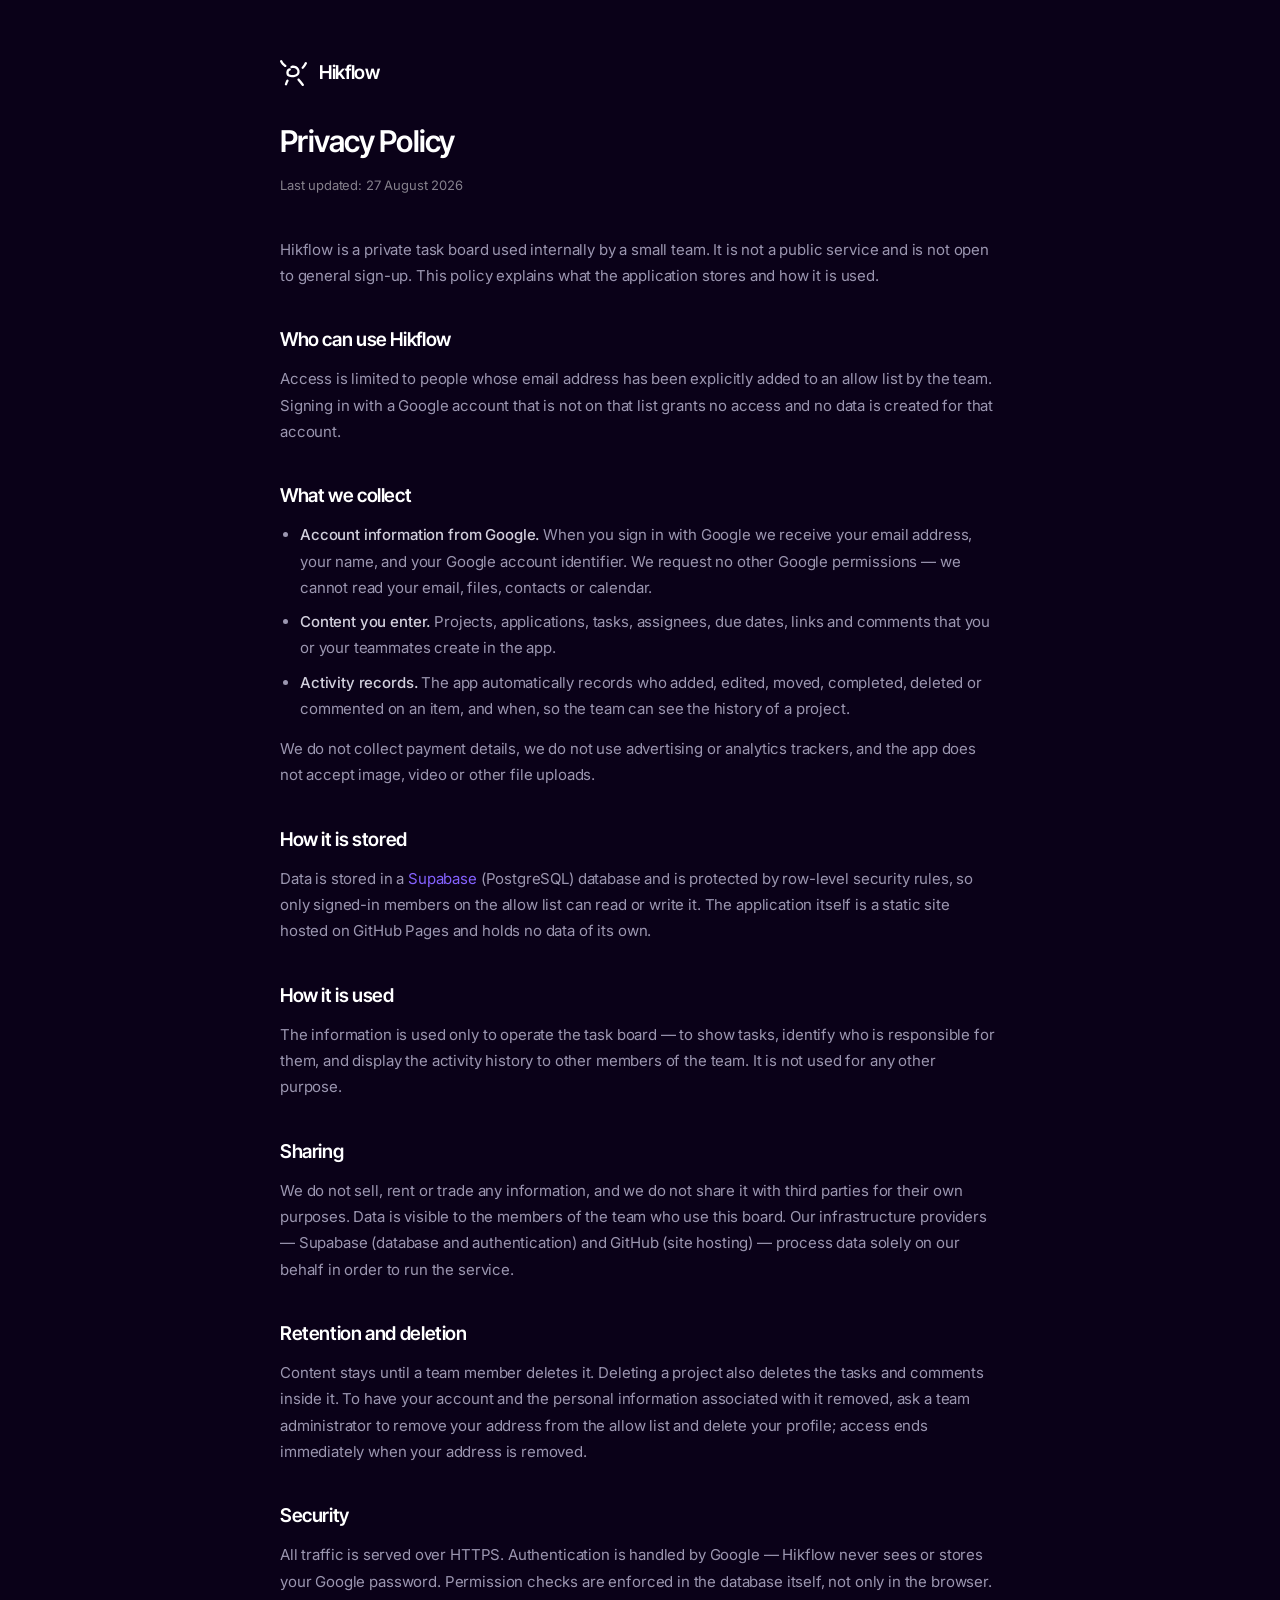
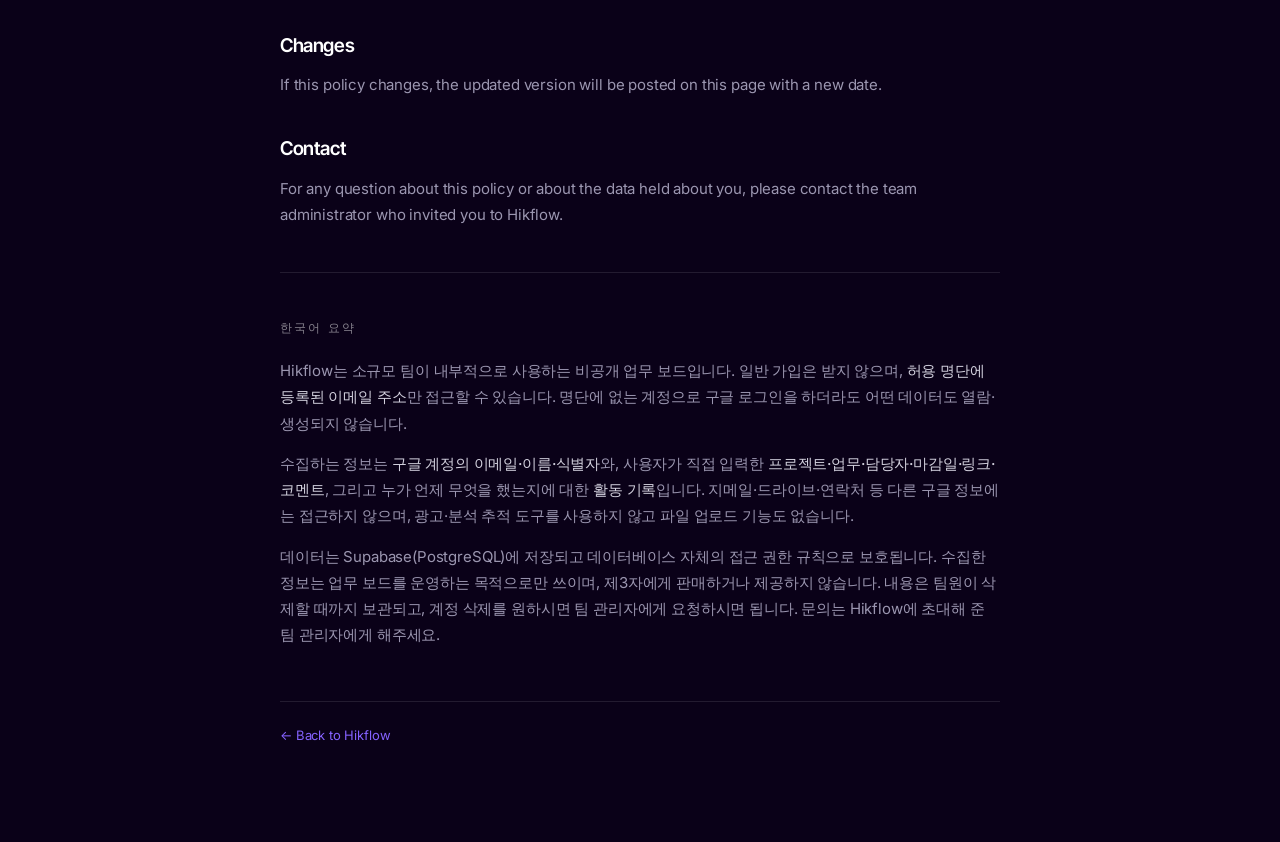
<file: privacy.html>
<!DOCTYPE html>
<html lang="en">
<head>
<meta charset="UTF-8">
<meta name="viewport" content="width=device-width, initial-scale=1.0">
<title>Privacy Policy — Hikflow</title>
<link rel="icon" href="icon-192.png" sizes="192x192" type="image/png">
<meta name="theme-color" content="#0a0118">
<link rel="preconnect" href="https://fonts.googleapis.com">
<link rel="preconnect" href="https://fonts.gstatic.com" crossorigin>
<link href="https://fonts.googleapis.com/css2?family=Inter:wght@400..700&family=Inter+Tight:wght@400;500;600&display=swap" rel="stylesheet">
<style>
  :root { color-scheme:dark; }
  * { box-sizing:border-box; margin:0; padding:0; }
  body {
    background:#0a0118; color:#9b96b0;
    font-family:'Inter', ui-sans-serif, system-ui, sans-serif;
    font-size:15px; line-height:1.75; letter-spacing:-.01em;
    padding:56px 24px 96px;
  }
  .wrap { max-width:720px; margin:0 auto; }
  .head { display:flex; align-items:center; gap:12px; margin-bottom:8px; }
  .head img { height:26px; width:auto; }
  .head span { font-family:'Inter Tight',sans-serif; font-weight:600; font-size:19px; color:#fff; letter-spacing:-.02em; }
  h1 { font-family:'Inter Tight',sans-serif; font-weight:600; font-size:30px; color:#fff; letter-spacing:-.025em; margin:26px 0 6px; }
  .updated { font-size:13px; color:#85808c; margin-bottom:40px; }
  h2 { font-family:'Inter Tight',sans-serif; font-weight:600; font-size:19px; color:#fff; letter-spacing:-.02em; margin:34px 0 10px; }
  p { margin-bottom:14px; }
  ul { margin:0 0 14px 20px; }
  li { margin-bottom:8px; }
  strong { color:#d2d0dd; font-weight:500; }
  a { color:#8562ff; text-decoration:none; }
  a:hover { text-decoration:underline; }
  hr { border:none; border-top:1px solid rgba(255,255,255,.1); margin:44px 0; }
  .lang { font-size:12px; color:#85808c; text-transform:uppercase; letter-spacing:.18em; margin-bottom:20px; }
  footer { margin-top:52px; padding-top:22px; border-top:1px solid rgba(255,255,255,.1); font-size:13px; color:#85808c; }
</style>
</head>
<body>
<div class="wrap">

  <div class="head">
    <img src="hik-logo.svg" alt="">
    <span>Hikflow</span>
  </div>

  <h1>Privacy Policy</h1>
  <p class="updated">Last updated: 27 August 2026</p>

  <p>
    Hikflow is a private task board used internally by a small team. It is not a public
    service and is not open to general sign-up. This policy explains what the application
    stores and how it is used.
  </p>

  <h2>Who can use Hikflow</h2>
  <p>
    Access is limited to people whose email address has been explicitly added to an
    allow list by the team. Signing in with a Google account that is not on that list
    grants no access and no data is created for that account.
  </p>

  <h2>What we collect</h2>
  <ul>
    <li><strong>Account information from Google.</strong> When you sign in with Google we
      receive your email address, your name, and your Google account identifier. We request
      no other Google permissions — we cannot read your email, files, contacts or calendar.</li>
    <li><strong>Content you enter.</strong> Projects, applications, tasks, assignees,
      due dates, links and comments that you or your teammates create in the app.</li>
    <li><strong>Activity records.</strong> The app automatically records who added, edited,
      moved, completed, deleted or commented on an item, and when, so the team can see the
      history of a project.</li>
  </ul>
  <p>
    We do not collect payment details, we do not use advertising or analytics trackers,
    and the app does not accept image, video or other file uploads.
  </p>

  <h2>How it is stored</h2>
  <p>
    Data is stored in a <a href="https://supabase.com" target="_blank" rel="noopener">Supabase</a>
    (PostgreSQL) database and is protected by row-level security rules, so only signed-in
    members on the allow list can read or write it. The application itself is a static site
    hosted on GitHub Pages and holds no data of its own.
  </p>

  <h2>How it is used</h2>
  <p>
    The information is used only to operate the task board — to show tasks, identify who is
    responsible for them, and display the activity history to other members of the team.
    It is not used for any other purpose.
  </p>

  <h2>Sharing</h2>
  <p>
    We do not sell, rent or trade any information, and we do not share it with third parties
    for their own purposes. Data is visible to the members of the team who use this board.
    Our infrastructure providers — Supabase (database and authentication) and GitHub
    (site hosting) — process data solely on our behalf in order to run the service.
  </p>

  <h2>Retention and deletion</h2>
  <p>
    Content stays until a team member deletes it. Deleting a project also deletes the tasks
    and comments inside it. To have your account and the personal information associated with
    it removed, ask a team administrator to remove your address from the allow list and delete
    your profile; access ends immediately when your address is removed.
  </p>

  <h2>Security</h2>
  <p>
    All traffic is served over HTTPS. Authentication is handled by Google — Hikflow never sees
    or stores your Google password. Permission checks are enforced in the database itself,
    not only in the browser.
  </p>

  <h2>Changes</h2>
  <p>
    If this policy changes, the updated version will be posted on this page with a new date.
  </p>

  <h2>Contact</h2>
  <p>
    For any question about this policy or about the data held about you, please contact the
    team administrator who invited you to Hikflow.
  </p>

  <hr>

  <p class="lang">한국어 요약</p>

  <p>
    Hikflow는 소규모 팀이 내부적으로 사용하는 비공개 업무 보드입니다. 일반 가입은 받지 않으며,
    <strong>허용 명단에 등록된 이메일 주소</strong>만 접근할 수 있습니다. 명단에 없는 계정으로
    구글 로그인을 하더라도 어떤 데이터도 열람·생성되지 않습니다.
  </p>
  <p>
    수집하는 정보는 <strong>구글 계정의 이메일·이름·식별자</strong>와, 사용자가 직접 입력한
    <strong>프로젝트·업무·담당자·마감일·링크·코멘트</strong>, 그리고 누가 언제 무엇을 했는지에 대한
    <strong>활동 기록</strong>입니다. 지메일·드라이브·연락처 등 다른 구글 정보에는 접근하지 않으며,
    광고·분석 추적 도구를 사용하지 않고 파일 업로드 기능도 없습니다.
  </p>
  <p>
    데이터는 Supabase(PostgreSQL)에 저장되고 데이터베이스 자체의 접근 권한 규칙으로 보호됩니다.
    수집한 정보는 업무 보드를 운영하는 목적으로만 쓰이며, 제3자에게 판매하거나 제공하지 않습니다.
    내용은 팀원이 삭제할 때까지 보관되고, 계정 삭제를 원하시면 팀 관리자에게 요청하시면 됩니다.
    문의는 Hikflow에 초대해 준 팀 관리자에게 해주세요.
  </p>

  <footer>
    <a href="./">← Back to Hikflow</a>
  </footer>

</div>
</body>
</html>
</file>
